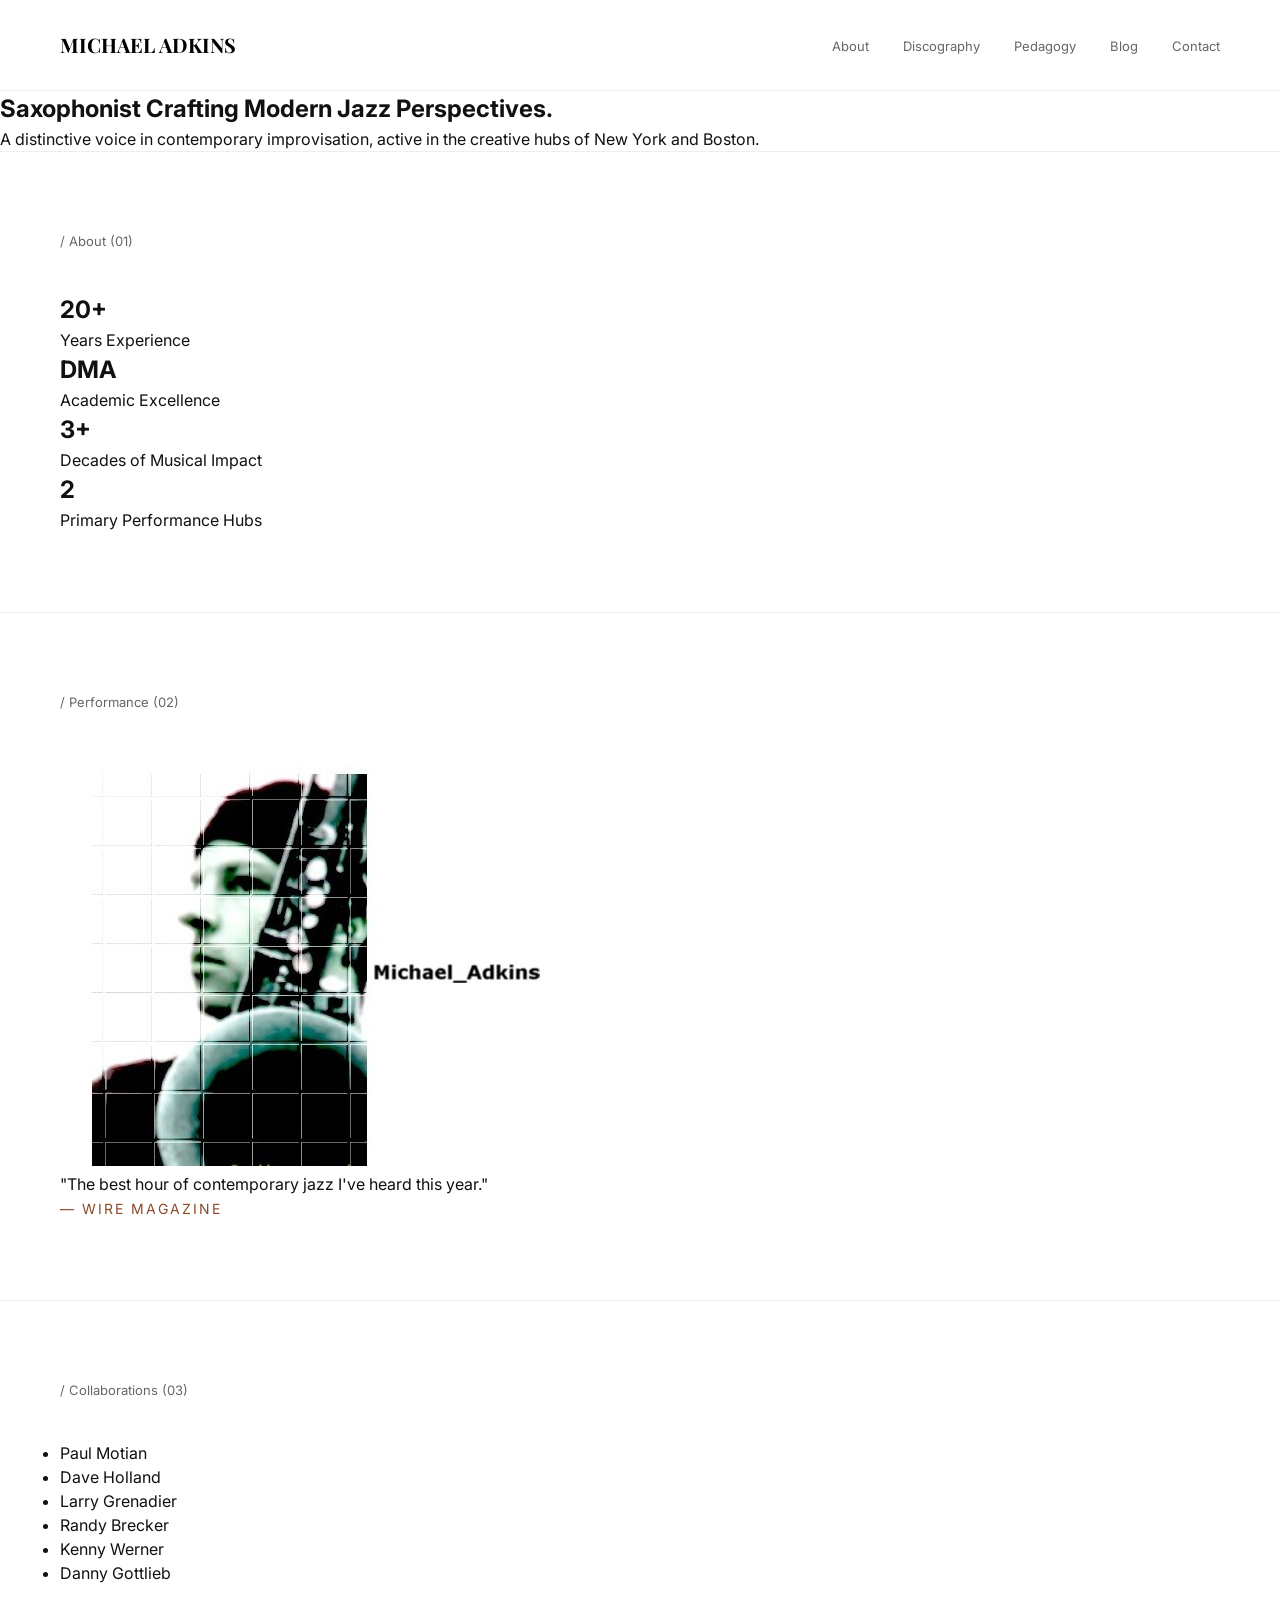
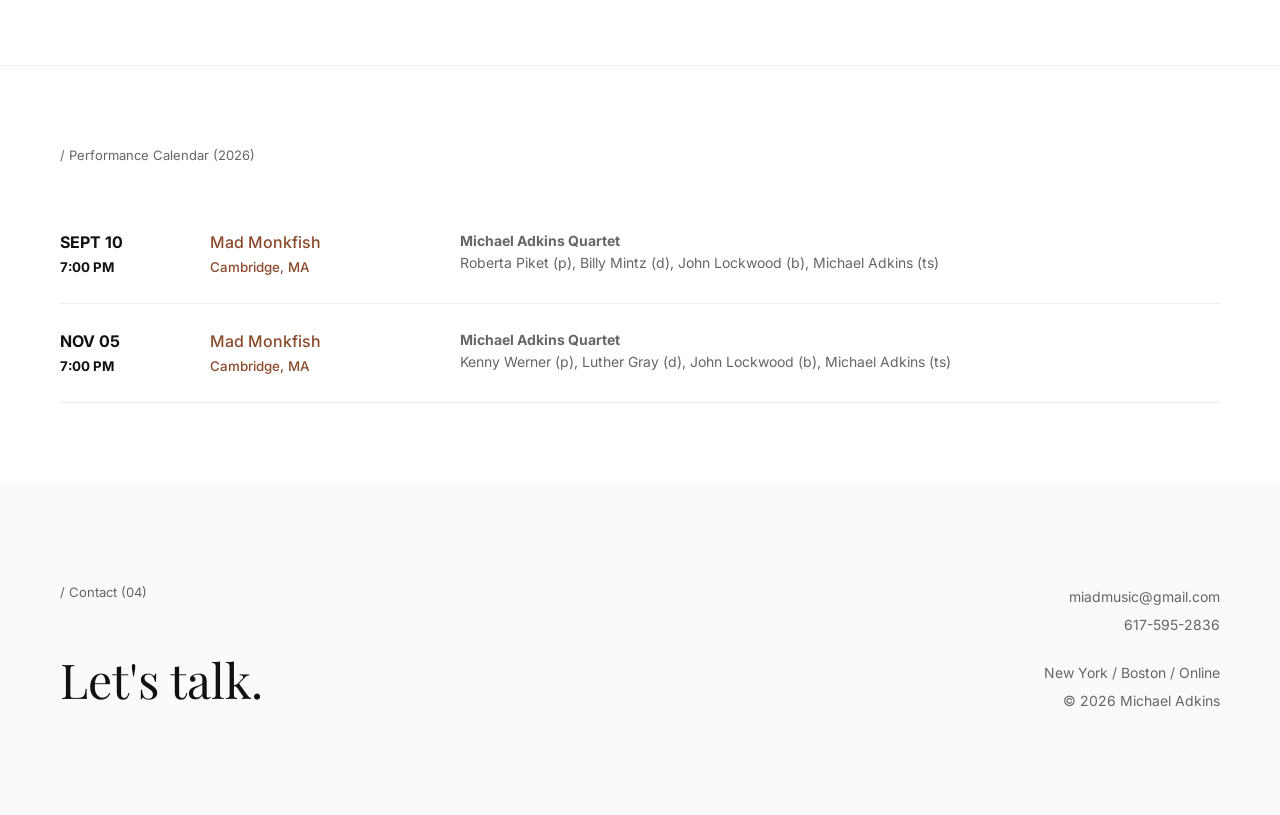
<file: index.html>
<!DOCTYPE html>
<html lang="en">
<head>
<meta charset="UTF-8">
<meta name="viewport" content="width=device-width, initial-scale=1.0">
<title>Michael Adkins | Professional Saxophonist</title>
<style>
  @import url('https://fonts.googleapis.com/css2?family=Inter:wght@300;400;500;700&family=Playfair+Display:ital,wght@0,700;1,400;1,700&display=swap');

  :root {
    --bg: #ffffff;
    --text-primary: #111111;
    --text-secondary: #666666;
    --accent: #8B4A2A;
    --border: #eeeeee;
  }

  * { box-sizing: border-box; margin: 0; padding: 0; }

  body {
    background-color: var(--bg);
    color: var(--text-primary);
    font-family: 'Inter', sans-serif;
    line-height: 1.5;
    -webkit-font-smoothing: antialiased;
  }

  /* NAVIGATION */
  nav {
    padding: 30px 60px;
    display: flex;
    justify-content: space-between;
    align-items: center;
    border-bottom: 1px solid var(--border);
  }

  .nav-logo { font-family: 'Playfair Display', serif; font-weight: 700; font-size: 20px; }
  .nav-links a { color: var(--text-secondary); text-decoration: none; margin-left: 30px; font-size: 13px; }
.nav-logo { 
  font-family: 'Playfair Display', serif; 
  font-weight: 700; 
  font-size: 20px; 
  text-decoration: none !important; /* This removes the underline */
  color: black;
}

/* This ensures it stays clean even after being clicked */
.nav-logo:visited, .nav-logo:hover, .nav-logo:active {
  text-decoration: none !important;
  color: black;
}
  /* HERO */
  .about-hero {
    padding: 100px 60px;
    max-width: 1100px;
  }

  .about-hero h1 {
    font-family: 'Playfair Display', serif;
    font-size: clamp(48px, 8vw, 80px);
    line-height: 1.1;
    margin-bottom: 30px;
  }

  /* SECTION WRAPPER */
  .container { padding: 80px 60px; border-top: 1px solid var(--border); }
  .section-label { font-size: 13px; color: var(--text-secondary); margin-bottom: 40px; display: flex; gap: 10px; }

  /* APPROACH (01) */
  .grid-two-col {
    display: grid;
    grid-template-columns: 1fr 1fr;
    gap: 80px;
    align-items: start;
  }

  .bio-text { font-size: 20px; font-weight: 300; color: var(--text-secondary); }
  .bio-text b { color: var(--text-primary); font-weight: 500; }

  /* DISCOGRAPHY (02) */
  .disco-list { list-style: none; }
  .disco-item {
    display: grid;
    grid-template-columns: 1.5fr 1fr 1fr;
    padding: 25px 0;
    border-bottom: 1px solid var(--border);
    font-size: 14px;
    align-items: center;
  }
  .disco-item:first-child { border-top: 1px solid var(--border); }
  .disco-item .title { font-family: 'Playfair Display', serif; font-size: 22px; color: var(--text-primary); }
  .disco-item .label { color: var(--accent); font-weight: 500; }

  /* ACHIEVEMENTS (03) */
  .awards-grid {
    display: grid;
    grid-template-columns: repeat(auto-fit, minmax(300px, 1fr));
    gap: 40px;
  }
  .award-entry { font-size: 15px; }
  .award-entry b { display: block; font-size: 18px; margin-bottom: 5px; }

  /* STORY (04) */
  .press-feature {
    font-family: 'Playfair Display', serif;
    font-size: clamp(28px, 4vw, 42px);
    font-style: italic;
    line-height: 1.3;
    max-width: 900px;
  }

  /* FOOTER */
  .footer {
    padding: 100px 60px;
    background: #fafafa;
    display: flex;
    justify-content: space-between;
  }

  .footer-cta { font-family: 'Playfair Display', serif; font-size: 48px; text-decoration: none; color: var(--text-primary); }
  .footer-details { text-align: right; color: var(--text-secondary); font-size: 14px; line-height: 2; }

  @media (max-width: 850px) {
    nav, .container, .footer { padding: 40px 30px; }
    .grid-two-col, .disco-item { grid-template-columns: 1fr; gap: 20px; }
  }
</style>

</head>
<body>

<nav>
  <a href="index.html" class="nav-logo">MICHAEL ADKINS</a>
  <div class="nav-links">
    <a href="about.html">About</a>
    <a href="discography.html">Discography</a>
    <a href="pedagogy.html">Pedagogy</a>
    <a href="blog.html">Blog</a>
    <a href="contact.html">Contact</a>
  </div>
</nav>

<section class="hero">
  <h1>Saxophonist Crafting Modern Jazz Perspectives.</h1>
  <p>A distinctive voice in contemporary improvisation, active in the creative hubs of New York and Boston.</p>
</section>

<div class="container">
  <div class="section-label">/ About (01)</div>
  <div class="metrics-grid">
    <div class="metric-item"><h2>20+</h2><p>Years Experience</p></div>
    <div class="metric-item"><h2>DMA</h2><p>Academic Excellence</p></div>
    <div class="metric-item"><h2>3+</h2><p>Decades of Musical Impact</p></div>
    <div class="metric-item"><h2>2</h2><p>Primary Performance Hubs</p></div>
  </div>
</div>

<div class="container">
  <div class="section-label">/ Performance (02)</div>
  <div class="work-grid">
    <div class="work-img">
      <img src="Mi-Crop-untitled1.jpg" alt="Michael Adkins">
    </div>
    <div class="quote-box">
      "The best hour of contemporary jazz I've heard this year."<br>
      <span style="font-size: 14px; font-family: 'Inter'; font-style: normal; color: var(--accent); letter-spacing: 2px;">— WIRE MAGAZINE</span>
    </div>
  </div>
</div>

<div class="container">
  <div class="section-label">/ Collaborations (03)</div>
  <div class="metrics-grid">
    <ul class="col-list">
      <li>Paul Motian</li>
      <li>Dave Holland</li>
      <li>Larry Grenadier</li>
    </ul>
    <ul class="col-list">
      <li>Randy Brecker</li>
      <li>Kenny Werner</li>
      <li>Danny Gottlieb</li>
    </ul>
  </div>
</div>
<section class="container">
  <span class="section-label">/ Performance Calendar (2026)</span>
  <style>
    .date-table { width: 100%; border-collapse: collapse; margin-top: 20px; }
    .date-row { border-bottom: 1px solid var(--border); transition: 0.3s; }
    .date-row:hover { background: #fafafa; }
    .date-cell { padding: 25px 0; vertical-align: top; }
    .date-val { font-weight: 700; width: 150px; }
    .venue-val { width: 250px; color: var(--accent); font-weight: 500; }
    .personnel-val { color: var(--text-secondary); font-size: 14px; line-height: 1.6; }
  </style>

  <table class="date-table">
    <tr class="date-row">
      <td class="date-cell date-val">SEPT 10 <br><small>7:00 PM</small></td>
      <td class="date-cell venue-val">Mad Monkfish <br><small>Cambridge, MA</small></td>
      <td class="date-cell personnel-val">
        <strong>Michael Adkins Quartet</strong><br>
        Roberta Piket (p), Billy Mintz (d), John Lockwood (b), Michael Adkins (ts)
      </td>
    </tr>

    <tr class="date-row">
      <td class="date-cell date-val">NOV 05 <br><small>7:00 PM</small></td>
      <td class="date-cell venue-val">Mad Monkfish <br><small>Cambridge, MA</small></td>
      <td class="date-cell personnel-val">
        <strong>Michael Adkins Quartet</strong><br>
        Kenny Werner (p), Luther Gray (d), John Lockwood (b), Michael Adkins (ts)
      </td>
    </tr>
  </table>
</section>
<footer class="footer">
  <div>
    <div class="section-label">/ Contact (04)</div>
    <a href="mailto:miadmusic@gmail.com" class="footer-cta">Let's talk.</a>
  </div>
  <div class="footer-details">
    <p>miadmusic@gmail.com</p>
    <p>617-595-2836</p>
    <p style="margin-top:20px;">New York / Boston / Online</p>
    <p>&copy; 2026 Michael Adkins</p>
  </div>
</footer>

</body>
</html>
</file>
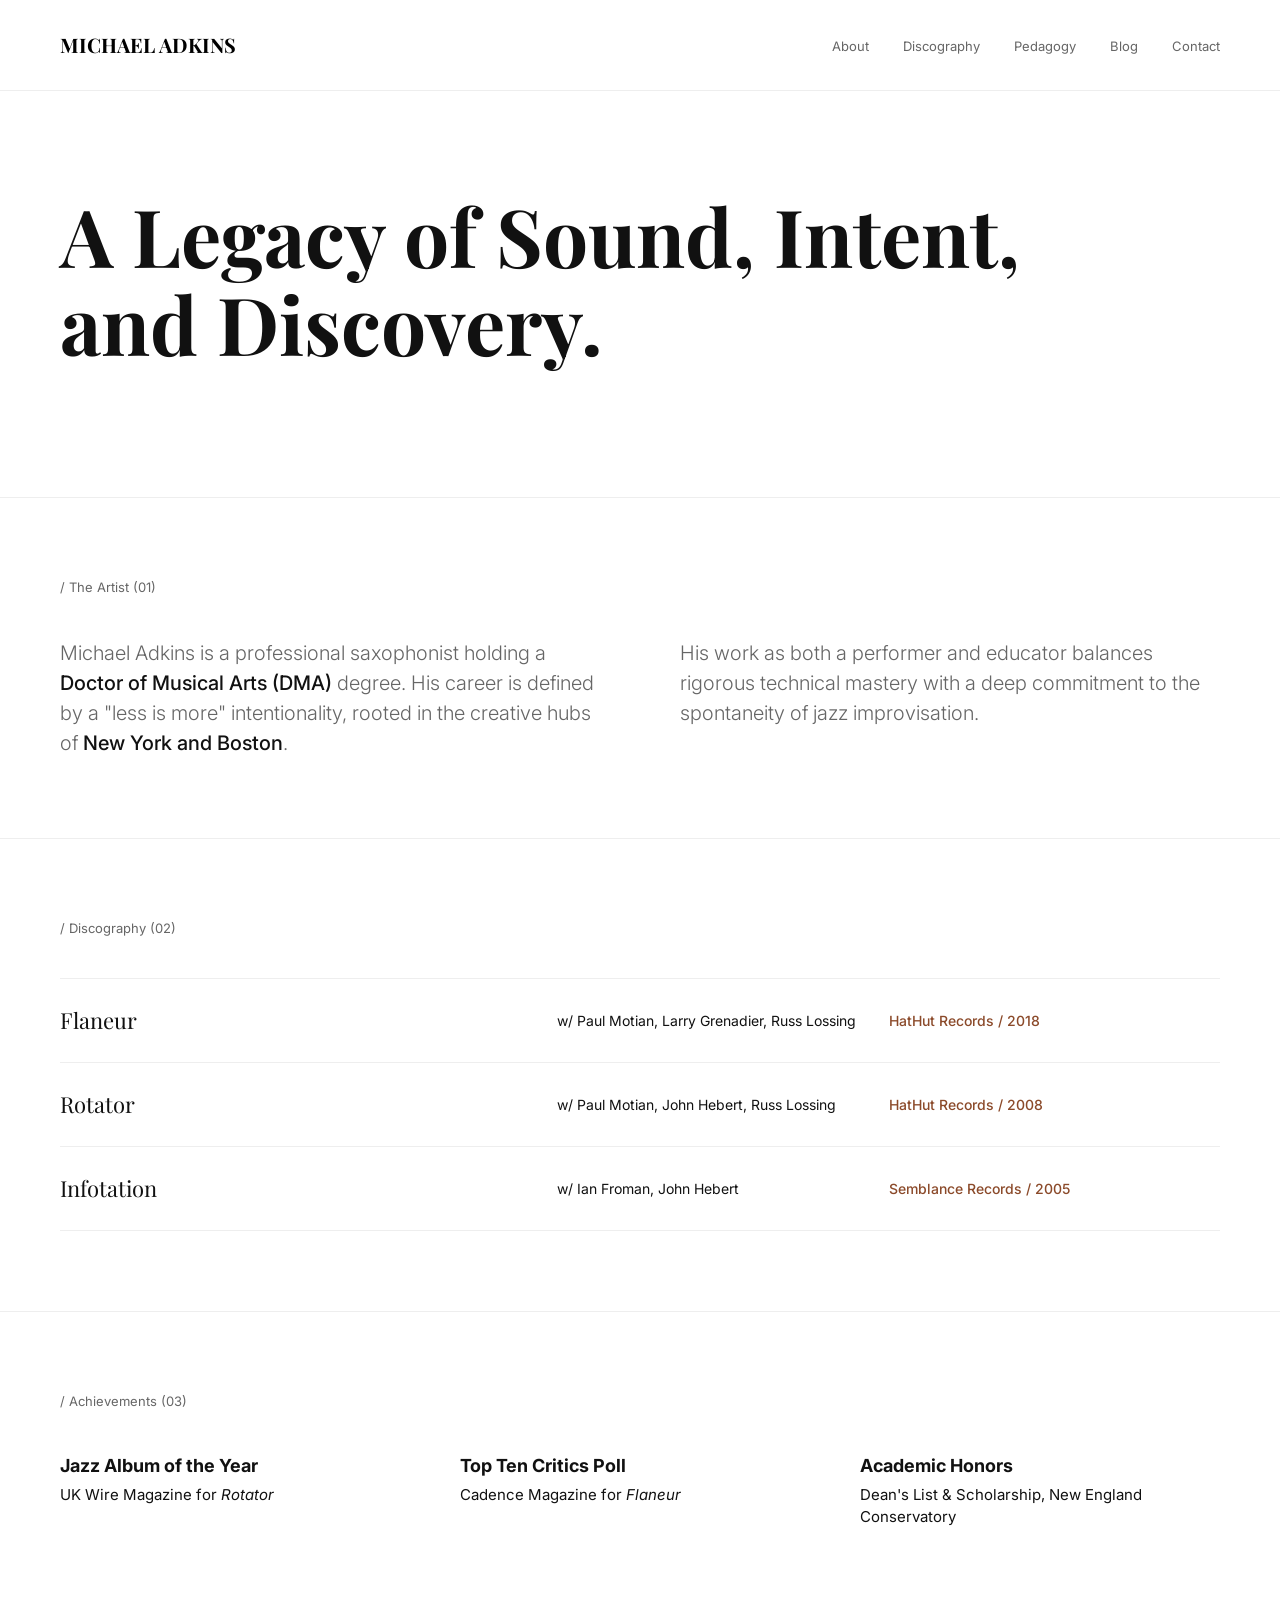
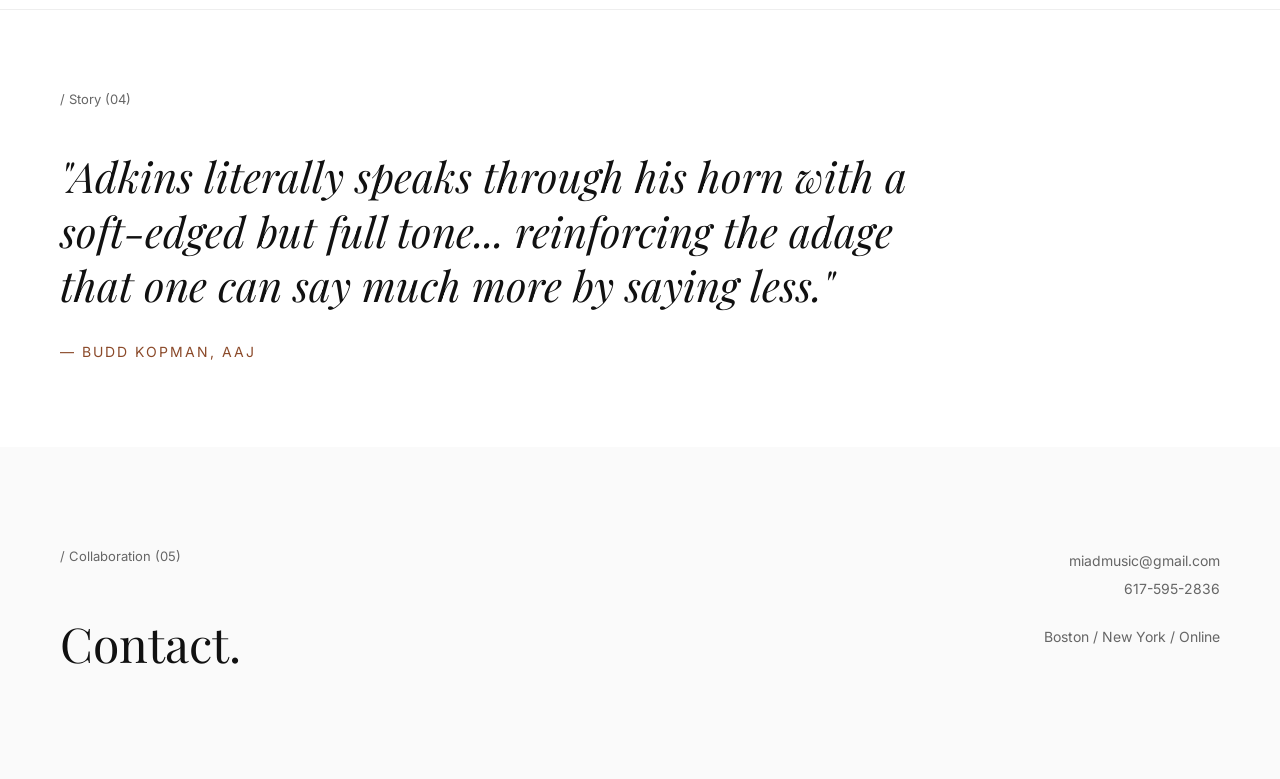
<file: about.html>
<!DOCTYPE html>
<html lang="en">
<head>
<meta charset="UTF-8">
<meta name="viewport" content="width=device-width, initial-scale=1.0">
<title>About | Michael Adkins</title>
<style>
  @import url('https://fonts.googleapis.com/css2?family=Inter:wght@300;400;500;700&family=Playfair+Display:ital,wght@0,700;1,400;1,700&display=swap');

  :root {
    --bg: #ffffff;
    --text-primary: #111111;
    --text-secondary: #666666;
    --accent: #8B4A2A;
    --border: #eeeeee;
  }

  * { box-sizing: border-box; margin: 0; padding: 0; }

  body {
    background-color: var(--bg);
    color: var(--text-primary);
    font-family: 'Inter', sans-serif;
    line-height: 1.5;
    -webkit-font-smoothing: antialiased;
  }

  /* NAVIGATION */
  nav {
    padding: 30px 60px;
    display: flex;
    justify-content: space-between;
    align-items: center;
    border-bottom: 1px solid var(--border);
  }

  .nav-logo { font-family: 'Playfair Display', serif; font-weight: 700; font-size: 20px; }
  .nav-links a { color: var(--text-secondary); text-decoration: none; margin-left: 30px; font-size: 13px; }
.nav-logo { 
  font-family: 'Playfair Display', serif; 
  font-weight: 700; 
  font-size: 20px; 
  text-decoration: none !important; /* This removes the underline */
  color: black;
}

/* This ensures it stays clean even after being clicked */
.nav-logo:visited, .nav-logo:hover, .nav-logo:active {
  text-decoration: none !important;
  color: black;
}
  /* HERO */
  .about-hero {
    padding: 100px 60px;
    max-width: 1100px;
  }

  .about-hero h1 {
    font-family: 'Playfair Display', serif;
    font-size: clamp(48px, 8vw, 80px);
    line-height: 1.1;
    margin-bottom: 30px;
  }

  /* SECTION WRAPPER */
  .container { padding: 80px 60px; border-top: 1px solid var(--border); }
  .section-label { font-size: 13px; color: var(--text-secondary); margin-bottom: 40px; display: flex; gap: 10px; }

  /* APPROACH (01) */
  .grid-two-col {
    display: grid;
    grid-template-columns: 1fr 1fr;
    gap: 80px;
    align-items: start;
  }

  .bio-text { font-size: 20px; font-weight: 300; color: var(--text-secondary); }
  .bio-text b { color: var(--text-primary); font-weight: 500; }

  /* DISCOGRAPHY (02) */
  .disco-list { list-style: none; }
  .disco-item {
    display: grid;
    grid-template-columns: 1.5fr 1fr 1fr;
    padding: 25px 0;
    border-bottom: 1px solid var(--border);
    font-size: 14px;
    align-items: center;
  }
  .disco-item:first-child { border-top: 1px solid var(--border); }
  .disco-item .title { font-family: 'Playfair Display', serif; font-size: 22px; color: var(--text-primary); }
  .disco-item .label { color: var(--accent); font-weight: 500; }

  /* ACHIEVEMENTS (03) */
  .awards-grid {
    display: grid;
    grid-template-columns: repeat(auto-fit, minmax(300px, 1fr));
    gap: 40px;
  }
  .award-entry { font-size: 15px; }
  .award-entry b { display: block; font-size: 18px; margin-bottom: 5px; }

  /* STORY (04) */
  .press-feature {
    font-family: 'Playfair Display', serif;
    font-size: clamp(28px, 4vw, 42px);
    font-style: italic;
    line-height: 1.3;
    max-width: 900px;
  }

  /* FOOTER */
  .footer {
    padding: 100px 60px;
    background: #fafafa;
    display: flex;
    justify-content: space-between;
  }

  .footer-cta { font-family: 'Playfair Display', serif; font-size: 48px; text-decoration: none; color: var(--text-primary); }
  .footer-details { text-align: right; color: var(--text-secondary); font-size: 14px; line-height: 2; }

  @media (max-width: 850px) {
    nav, .container, .footer { padding: 40px 30px; }
    .grid-two-col, .disco-item { grid-template-columns: 1fr; gap: 20px; }
  }
</style>

</head>
<body>

<nav>
  <a href="index.html" class="nav-logo">MICHAEL ADKINS</a>
  <div class="nav-links">
    <a href="about.html">About</a>
    <a href="discography.html">Discography</a>
    <a href="pedagogy.html">Pedagogy</a>
    <a href="blog.html">Blog</a>
    <a href="contact.html">Contact</a>
  </div>
</nav>

<section class="about-hero">
  <h1>A Legacy of Sound, Intent, and Discovery.</h1>
</section>

<div class="container">
  <div class="section-label">/ The Artist (01)</div>
  <div class="grid-two-col">
    <p class="bio-text">
      Michael Adkins is a professional saxophonist holding a <b>Doctor of Musical Arts (DMA)</b> degree. His career is defined by a "less is more" intentionality, rooted in the creative hubs of <b>New York and Boston</b>.
    </p>
    <p class="bio-text">
      His work as both a performer and educator balances rigorous technical mastery with a deep commitment to the spontaneity of jazz improvisation.
    </p>
  </div>
</div>

<div class="container">
  <div class="section-label">/ Discography (02)</div>
  <div class="disco-list">
    <div class="disco-item">
      <div class="title">Flaneur</div>
      <div>w/ Paul Motian, Larry Grenadier, Russ Lossing</div>
      <div class="label">HatHut Records / 2018</div>
    </div>
    <div class="disco-item">
      <div class="title">Rotator</div>
      <div>w/ Paul Motian, John Hebert, Russ Lossing</div>
      <div class="label">HatHut Records / 2008</div>
    </div>
    <div class="disco-item">
      <div class="title">Infotation</div>
      <div>w/ Ian Froman, John Hebert</div>
      <div class="label">Semblance Records / 2005</div>
    </div>
  </div>
</div>

<div class="container">
  <div class="section-label">/ Achievements (03)</div>
  <div class="awards-grid">
    <div class="award-entry">
      <b>Jazz Album of the Year</b>
      UK Wire Magazine for <i>Rotator</i>
    </div>
    <div class="award-entry">
      <b>Top Ten Critics Poll</b>
      Cadence Magazine for <i>Flaneur</i>
    </div>
    <div class="award-entry">
      <b>Academic Honors</b>
      Dean's List & Scholarship, New England Conservatory
    </div>
  </div>
</div>

<div class="container">
  <div class="section-label">/ Story (04)</div>
  <div class="press-feature">
    "Adkins literally speaks through his horn with a soft-edged but full tone... reinforcing the adage that one can say much more by saying less."
    <br>
    <span style="font-size: 14px; font-family: 'Inter'; font-style: normal; color: var(--accent); letter-spacing: 2px; text-transform: uppercase;">— BUDD KOPMAN, AAJ</span>
  </div>
</div>

<footer class="footer">
  <div>
    <div class="section-label">/ Collaboration (05)</div>
    <a href="mailto:miadmusic@gmail.com" class="footer-cta">Contact.</a>
  </div>
  <div class="footer-details">
    <p>miadmusic@gmail.com</p>
    <p>617-595-2836</p>
    <p style="margin-top:20px;">Boston / New York / Online</p>
  </div>
</footer>

</body>
</html>
</file>
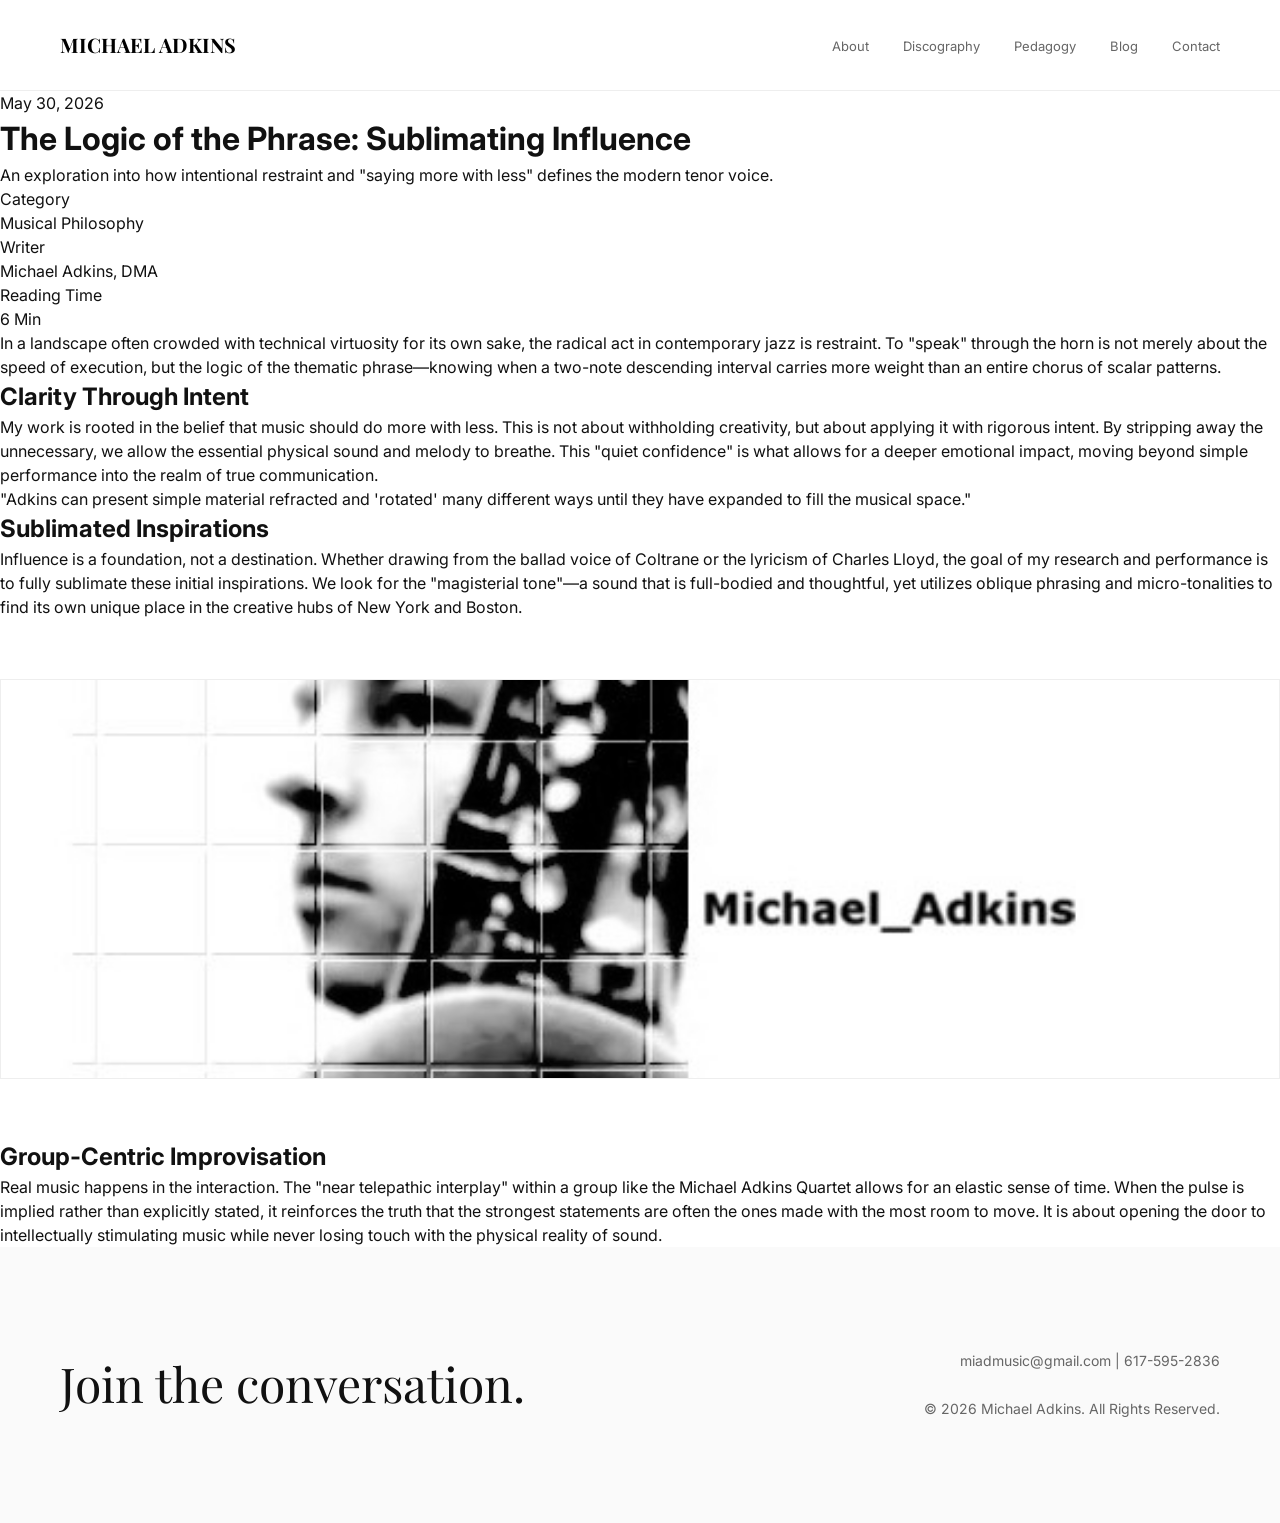
<file: blog.html>
<!DOCTYPE html>
<html lang="en">
<head>
<meta charset="UTF-8">
<meta name="viewport" content="width=device-width, initial-scale=1.0">
<title>The Logic of the Phrase | Michael Adkins</title>
<style>
  @import url('https://fonts.googleapis.com/css2?family=Inter:wght@300;400;500;700&family=Playfair+Display:ital,wght@0,700;1,400;1,700&display=swap');

  :root {
    --bg: #ffffff;
    --text-primary: #111111;
    --text-secondary: #666666;
    --accent: #8B4A2A;
    --border: #eeeeee;
  }

  * { box-sizing: border-box; margin: 0; padding: 0; }

  body {
    background-color: var(--bg);
    color: var(--text-primary);
    font-family: 'Inter', sans-serif;
    line-height: 1.5;
    -webkit-font-smoothing: antialiased;
  }

  /* NAVIGATION */
  nav {
    padding: 30px 60px;
    display: flex;
    justify-content: space-between;
    align-items: center;
    border-bottom: 1px solid var(--border);
  }

  .nav-logo { font-family: 'Playfair Display', serif; font-weight: 700; font-size: 20px; }
  .nav-links a { color: var(--text-secondary); text-decoration: none; margin-left: 30px; font-size: 13px; }
.nav-logo { 
  font-family: 'Playfair Display', serif; 
  font-weight: 700; 
  font-size: 20px; 
  text-decoration: none !important; /* This removes the underline */
  color: black;
}

/* This ensures it stays clean even after being clicked */
.nav-logo:visited, .nav-logo:hover, .nav-logo:active {
  text-decoration: none !important;
  color: black;
}
  /* HERO */
  .about-hero {
    padding: 100px 60px;
    max-width: 1100px;
  }

  .about-hero h1 {
    font-family: 'Playfair Display', serif;
    font-size: clamp(48px, 8vw, 80px);
    line-height: 1.1;
    margin-bottom: 30px;
  }

  /* SECTION WRAPPER */
  .container { padding: 80px 60px; border-top: 1px solid var(--border); }
  .section-label { font-size: 13px; color: var(--text-secondary); margin-bottom: 40px; display: flex; gap: 10px; }

  /* APPROACH (01) */
  .grid-two-col {
    display: grid;
    grid-template-columns: 1fr 1fr;
    gap: 80px;
    align-items: start;
  }

  .bio-text { font-size: 20px; font-weight: 300; color: var(--text-secondary); }
  .bio-text b { color: var(--text-primary); font-weight: 500; }

  /* DISCOGRAPHY (02) */
  .disco-list { list-style: none; }
  .disco-item {
    display: grid;
    grid-template-columns: 1.5fr 1fr 1fr;
    padding: 25px 0;
    border-bottom: 1px solid var(--border);
    font-size: 14px;
    align-items: center;
  }
  .disco-item:first-child { border-top: 1px solid var(--border); }
  .disco-item .title { font-family: 'Playfair Display', serif; font-size: 22px; color: var(--text-primary); }
  .disco-item .label { color: var(--accent); font-weight: 500; }

  /* ACHIEVEMENTS (03) */
  .awards-grid {
    display: grid;
    grid-template-columns: repeat(auto-fit, minmax(300px, 1fr));
    gap: 40px;
  }
  .award-entry { font-size: 15px; }
  .award-entry b { display: block; font-size: 18px; margin-bottom: 5px; }

  /* STORY (04) */
  .press-feature {
    font-family: 'Playfair Display', serif;
    font-size: clamp(28px, 4vw, 42px);
    font-style: italic;
    line-height: 1.3;
    max-width: 900px;
  }

  /* FOOTER */
  .footer {
    padding: 100px 60px;
    background: #fafafa;
    display: flex;
    justify-content: space-between;
  }

  .footer-cta { font-family: 'Playfair Display', serif; font-size: 48px; text-decoration: none; color: var(--text-primary); }
  .footer-details { text-align: right; color: var(--text-secondary); font-size: 14px; line-height: 2; }

  @media (max-width: 850px) {
    nav, .container, .footer { padding: 40px 30px; }
    .grid-two-col, .disco-item { grid-template-columns: 1fr; gap: 20px; }
  }
</style>

</head>
<body>

<nav>
  <a href="index.html" class="nav-logo">MICHAEL ADKINS</a>
  <div class="nav-links">
    <a href="about.html">About</a>
    <a href="discography.html">Discography</a>
    <a href="pedagogy.html">Pedagogy</a>
    <a href="blog.html">Blog</a>
    <a href="contact.html">Contact</a>
  </div>
</nav>

<header class="blog-header">
  <span class="article-date">May 30, 2026</span>
  <h1>The Logic of the Phrase: Sublimating Influence</h1>
  <p class="article-sub">An exploration into how intentional restraint and "saying more with less" defines the modern tenor voice.</p>
</header>

<div class="article-meta">
  <div class="meta-item"><span>Category</span><p>Musical Philosophy</p></div>
  <div class="meta-item"><span>Writer</span><p>Michael Adkins, DMA</p></div>
  <div class="meta-item"><span>Reading Time</span><p>6 Min</p></div>
</div>

<article class="content">
  <p>
    In a landscape often crowded with technical virtuosity for its own sake, the radical act in contemporary jazz is restraint. To "speak" through the horn is not merely about the speed of execution, but the logic of the thematic phrase—knowing when a two-note descending interval carries more weight than an entire chorus of scalar patterns.
  </p>

  <h2>Clarity Through Intent</h2>
  <p>
    My work is rooted in the belief that music should do more with less. This is not about withholding creativity, but about applying it with rigorous intent. By stripping away the unnecessary, we allow the essential physical sound and melody to breathe. This "quiet confidence" is what allows for a deeper emotional impact, moving beyond simple performance into the realm of true communication.
  </p>

  <blockquote>
    "Adkins can present simple material refracted and 'rotated' many different ways until they have expanded to fill the musical space."
  </blockquote>

  <h2>Sublimated Inspirations</h2>
  <p>
    Influence is a foundation, not a destination. Whether drawing from the ballad voice of Coltrane or the lyricism of Charles Lloyd, the goal of my research and performance is to fully sublimate these initial inspirations. We look for the "magisterial tone"—a sound that is full-bodied and thoughtful, yet utilizes oblique phrasing and micro-tonalities to find its own unique place in the creative hubs of New York and Boston.
  </p>

  <div style="margin: 60px 0; height: 400px; border: 1px solid var(--border); overflow: hidden;">
    <img src="Mi-Crop-untitled1.jpg" alt="Artistic Process" style="width: 100%; height: 100%; object-fit: cover; filter: grayscale(100%);">
  </div>

  <h2>Group-Centric Improvisation</h2>
  <p>
    Real music happens in the interaction. The "near telepathic interplay" within a group like the Michael Adkins Quartet allows for an elastic sense of time. When the pulse is implied rather than explicitly stated, it reinforces the truth that the strongest statements are often the ones made with the most room to move. It is about opening the door to intellectually stimulating music while never losing touch with the physical reality of sound.
  </p>
</article>

<footer class="footer">
  <a href="mailto:miadmusic@gmail.com" class="footer-cta">Join the conversation.</a>
  <div class="footer-details">
    <p>miadmusic@gmail.com | 617-595-2836</p>
    <p style="margin-top:20px;">© 2026 Michael Adkins. All Rights Reserved.</p>
  </div>
</footer>

</body>
</html>
</file>
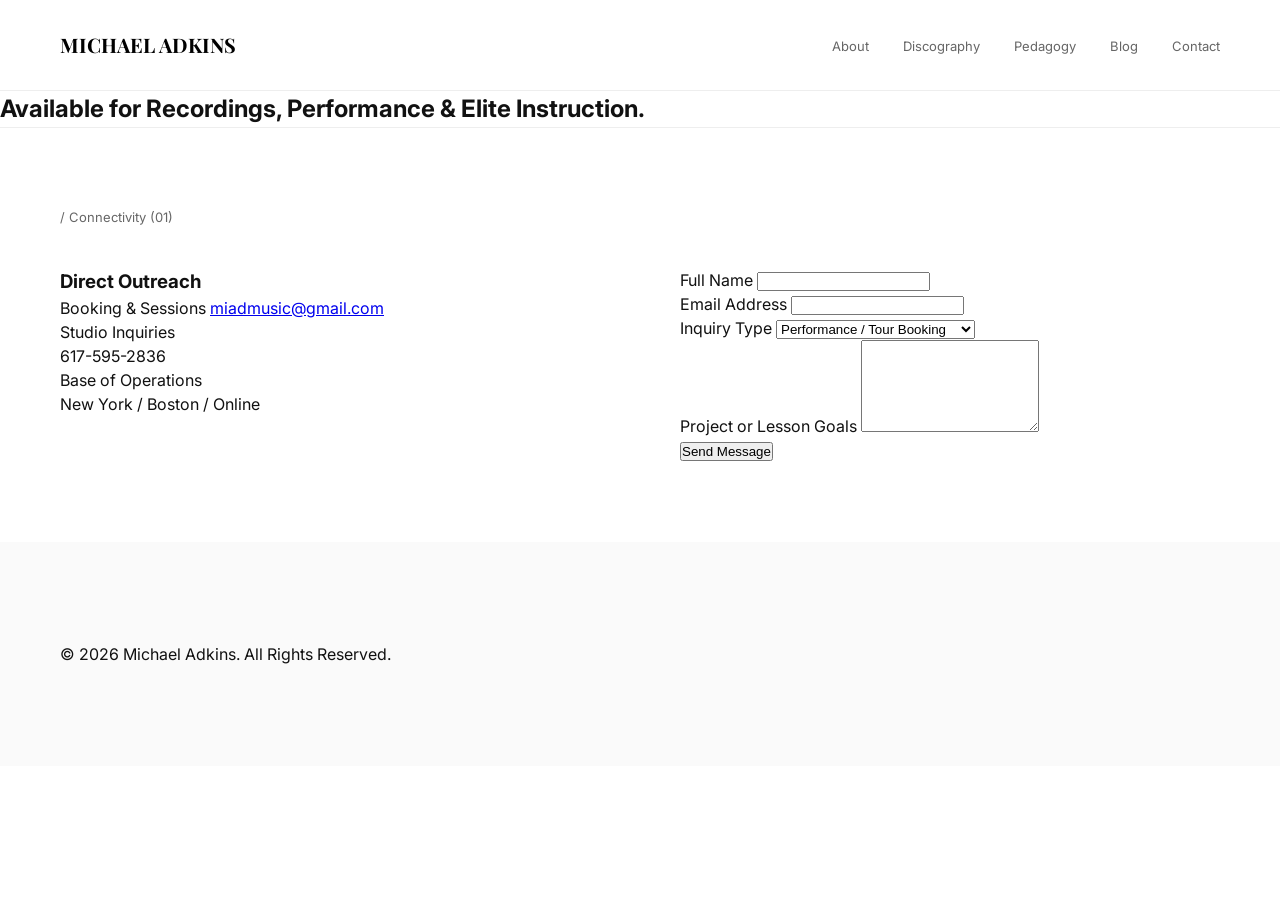
<file: contact.html>
<!DOCTYPE html>
<html lang="en">
<head>
<meta charset="UTF-8">
<meta name="viewport" content="width=device-width, initial-scale=1.0">
<title>Contact | Michael Adkins</title>
<style>
  @import url('https://fonts.googleapis.com/css2?family=Inter:wght@300;400;500;700&family=Playfair+Display:ital,wght@0,700;1,400;1,700&display=swap');

  :root {
    --bg: #ffffff;
    --text-primary: #111111;
    --text-secondary: #666666;
    --accent: #8B4A2A;
    --border: #eeeeee;
  }

  * { box-sizing: border-box; margin: 0; padding: 0; }

  body {
    background-color: var(--bg);
    color: var(--text-primary);
    font-family: 'Inter', sans-serif;
    line-height: 1.5;
    -webkit-font-smoothing: antialiased;
  }

  /* NAVIGATION */
  nav {
    padding: 30px 60px;
    display: flex;
    justify-content: space-between;
    align-items: center;
    border-bottom: 1px solid var(--border);
  }

  .nav-logo { font-family: 'Playfair Display', serif; font-weight: 700; font-size: 20px; }
  .nav-links a { color: var(--text-secondary); text-decoration: none; margin-left: 30px; font-size: 13px; }
.nav-logo { 
  font-family: 'Playfair Display', serif; 
  font-weight: 700; 
  font-size: 20px; 
  text-decoration: none !important; /* This removes the underline */
  color: black;
}

/* This ensures it stays clean even after being clicked */
.nav-logo:visited, .nav-logo:hover, .nav-logo:active {
  text-decoration: none !important;
  color: black;
}
  /* HERO */
  .about-hero {
    padding: 100px 60px;
    max-width: 1100px;
  }

  .about-hero h1 {
    font-family: 'Playfair Display', serif;
    font-size: clamp(48px, 8vw, 80px);
    line-height: 1.1;
    margin-bottom: 30px;
  }

  /* SECTION WRAPPER */
  .container { padding: 80px 60px; border-top: 1px solid var(--border); }
  .section-label { font-size: 13px; color: var(--text-secondary); margin-bottom: 40px; display: flex; gap: 10px; }

  /* APPROACH (01) */
  .grid-two-col {
    display: grid;
    grid-template-columns: 1fr 1fr;
    gap: 80px;
    align-items: start;
  }

  .bio-text { font-size: 20px; font-weight: 300; color: var(--text-secondary); }
  .bio-text b { color: var(--text-primary); font-weight: 500; }

  /* DISCOGRAPHY (02) */
  .disco-list { list-style: none; }
  .disco-item {
    display: grid;
    grid-template-columns: 1.5fr 1fr 1fr;
    padding: 25px 0;
    border-bottom: 1px solid var(--border);
    font-size: 14px;
    align-items: center;
  }
  .disco-item:first-child { border-top: 1px solid var(--border); }
  .disco-item .title { font-family: 'Playfair Display', serif; font-size: 22px; color: var(--text-primary); }
  .disco-item .label { color: var(--accent); font-weight: 500; }

  /* ACHIEVEMENTS (03) */
  .awards-grid {
    display: grid;
    grid-template-columns: repeat(auto-fit, minmax(300px, 1fr));
    gap: 40px;
  }
  .award-entry { font-size: 15px; }
  .award-entry b { display: block; font-size: 18px; margin-bottom: 5px; }

  /* STORY (04) */
  .press-feature {
    font-family: 'Playfair Display', serif;
    font-size: clamp(28px, 4vw, 42px);
    font-style: italic;
    line-height: 1.3;
    max-width: 900px;
  }

  /* FOOTER */
  .footer {
    padding: 100px 60px;
    background: #fafafa;
    display: flex;
    justify-content: space-between;
  }

  .footer-cta { font-family: 'Playfair Display', serif; font-size: 48px; text-decoration: none; color: var(--text-primary); }
  .footer-details { text-align: right; color: var(--text-secondary); font-size: 14px; line-height: 2; }

  @media (max-width: 850px) {
    nav, .container, .footer { padding: 40px 30px; }
    .grid-two-col, .disco-item { grid-template-columns: 1fr; gap: 20px; }
  }
</style>

</head>
<body>

<nav>
  <a href="index.html" class="nav-logo">MICHAEL ADKINS</a>
  <div class="nav-links">
    <a href="about.html">About</a>
    <a href="discography.html">Discography</a>
    <a href="pedagogy.html">Pedagogy</a>
    <a href="blog.html">Blog</a>
    <a href="contact.html">Contact</a>
  </div>
</nav>

<section class="contact-hero">
  <h1>Available for Recordings, Performance & Elite Instruction.</h1>
</section>

<div class="container">
  <div class="section-label">/ Connectivity (01)</div>
  <div class="grid-two-col">
    
    <div class="direct-info">
      <h3>Direct Outreach</h3>
      <div class="info-item">
        <span>Booking & Sessions</span>
        <a href="mailto:miadmusic@gmail.com">miadmusic@gmail.com</a>
      </div>
      <div class="info-item">
        <span>Studio Inquiries</span>
        <p>617-595-2836</p>
      </div>
      <div class="info-item">
        <span>Base of Operations</span>
        <p>New York / Boston / Online</p>
      </div>
    </div>

    <div class="form-container">
      <form action="https://formspree.io/f/YOUR_UNIQUE_ID" method="POST">
        <div class="form-group">
          <label>Full Name</label>
          <input type="text" name="name" required>
        </div>
        <div class="form-group">
          <label>Email Address</label>
          <input type="email" name="email" required>
        </div>
        <div class="form-group">
          <label>Inquiry Type</label>
          <select name="type">
            <option>Performance / Tour Booking</option>
            <option>Session / Recording Request</option>
            <option>DMA-Level Private Instruction</option>
            <option>General Inquiry</option>
          </select>
        </div>
        <div class="form-group">
          <label>Project or Lesson Goals</label>
          <textarea name="message" rows="6"></textarea>
        </div>
        <button type="submit" class="submit-btn">Send Message</button>
      </form>
    </div>

  </div>
</div>

<footer class="footer">
  &copy; 2026 Michael Adkins. All Rights Reserved.
</footer>

</body>
</html>
</file>
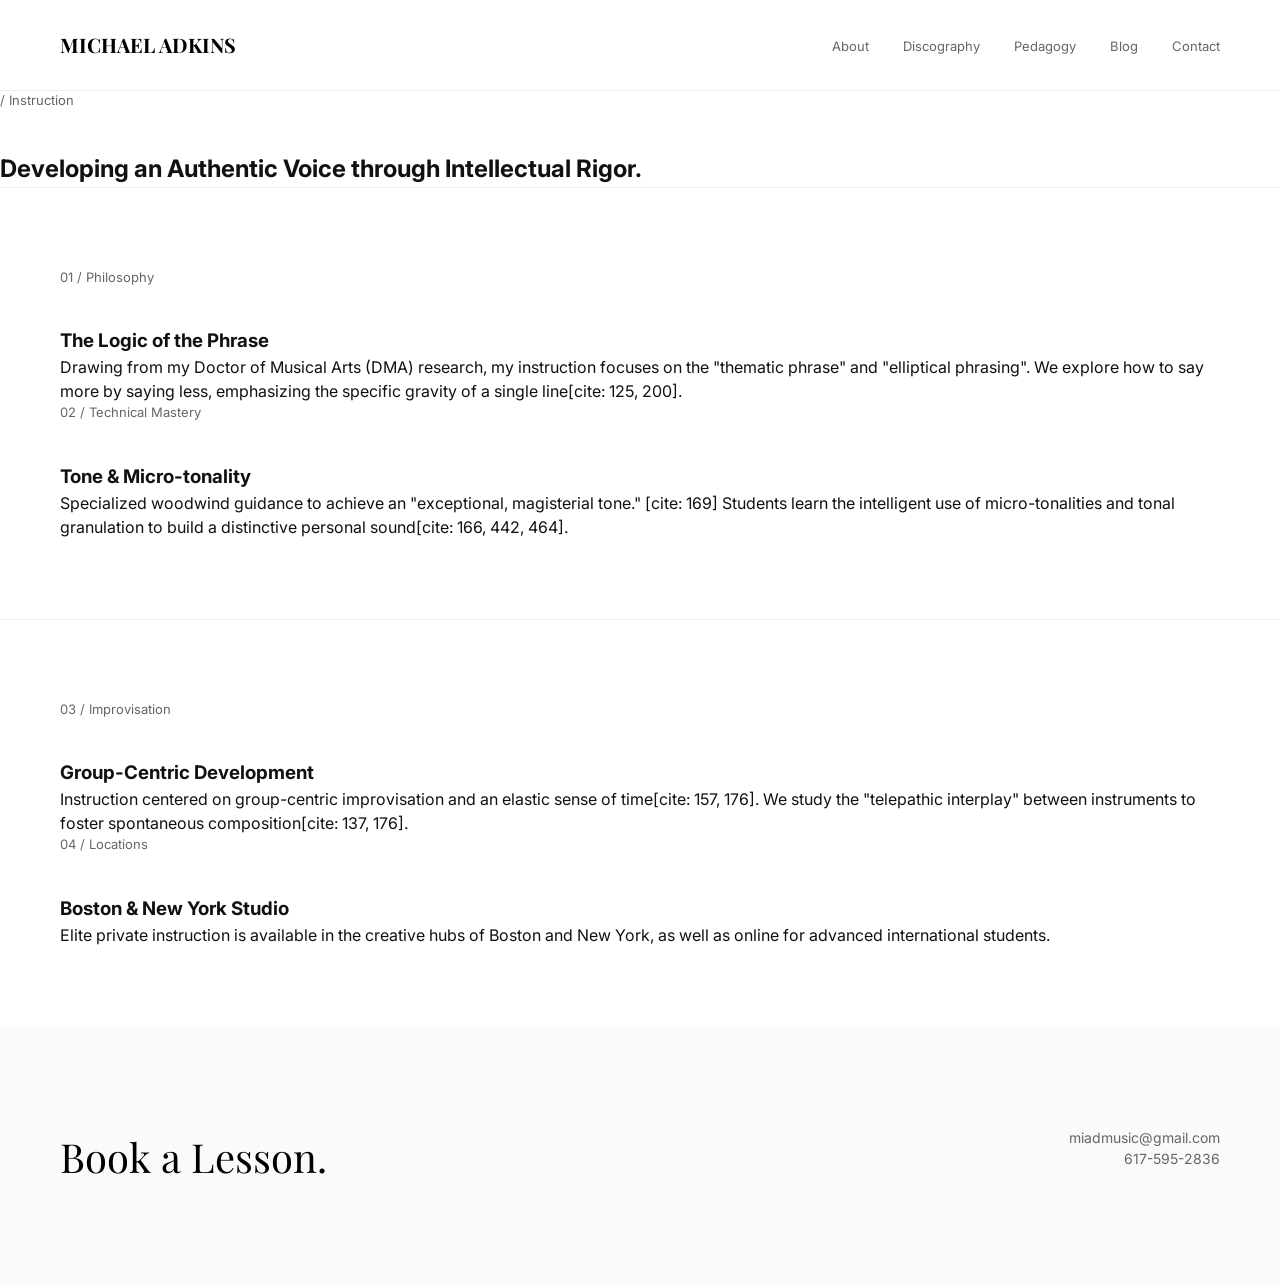
<file: pedagogy.html>
<!DOCTYPE html>
<html lang="en">
<head>
<meta charset="UTF-8">
<meta name="viewport" content="width=device-width, initial-scale=1.0">
<title>Pedagogy | Michael Adkins</title>
<style>
  @import url('https://fonts.googleapis.com/css2?family=Inter:wght@300;400;500;700&family=Playfair+Display:ital,wght@0,700;1,400;1,700&display=swap');

  :root {
    --bg: #ffffff;
    --text-primary: #111111;
    --text-secondary: #666666;
    --accent: #8B4A2A;
    --border: #eeeeee;
  }

  * { box-sizing: border-box; margin: 0; padding: 0; }

  body {
    background-color: var(--bg);
    color: var(--text-primary);
    font-family: 'Inter', sans-serif;
    line-height: 1.5;
    -webkit-font-smoothing: antialiased;
  }

  /* NAVIGATION */
  nav {
    padding: 30px 60px;
    display: flex;
    justify-content: space-between;
    align-items: center;
    border-bottom: 1px solid var(--border);
  }

  .nav-logo { font-family: 'Playfair Display', serif; font-weight: 700; font-size: 20px; }
  .nav-links a { color: var(--text-secondary); text-decoration: none; margin-left: 30px; font-size: 13px; }
.nav-logo { 
  font-family: 'Playfair Display', serif; 
  font-weight: 700; 
  font-size: 20px; 
  text-decoration: none !important; /* This removes the underline */
  color: black;
}

/* This ensures it stays clean even after being clicked */
.nav-logo:visited, .nav-logo:hover, .nav-logo:active {
  text-decoration: none !important;
  color: black;
}
  /* HERO */
  .about-hero {
    padding: 100px 60px;
    max-width: 1100px;
  }

  .about-hero h1 {
    font-family: 'Playfair Display', serif;
    font-size: clamp(48px, 8vw, 80px);
    line-height: 1.1;
    margin-bottom: 30px;
  }

  /* SECTION WRAPPER */
  .container { padding: 80px 60px; border-top: 1px solid var(--border); }
  .section-label { font-size: 13px; color: var(--text-secondary); margin-bottom: 40px; display: flex; gap: 10px; }

  /* APPROACH (01) */
  .grid-two-col {
    display: grid;
    grid-template-columns: 1fr 1fr;
    gap: 80px;
    align-items: start;
  }

  .bio-text { font-size: 20px; font-weight: 300; color: var(--text-secondary); }
  .bio-text b { color: var(--text-primary); font-weight: 500; }

  /* DISCOGRAPHY (02) */
  .disco-list { list-style: none; }
  .disco-item {
    display: grid;
    grid-template-columns: 1.5fr 1fr 1fr;
    padding: 25px 0;
    border-bottom: 1px solid var(--border);
    font-size: 14px;
    align-items: center;
  }
  .disco-item:first-child { border-top: 1px solid var(--border); }
  .disco-item .title { font-family: 'Playfair Display', serif; font-size: 22px; color: var(--text-primary); }
  .disco-item .label { color: var(--accent); font-weight: 500; }

  /* ACHIEVEMENTS (03) */
  .awards-grid {
    display: grid;
    grid-template-columns: repeat(auto-fit, minmax(300px, 1fr));
    gap: 40px;
  }
  .award-entry { font-size: 15px; }
  .award-entry b { display: block; font-size: 18px; margin-bottom: 5px; }

  /* STORY (04) */
  .press-feature {
    font-family: 'Playfair Display', serif;
    font-size: clamp(28px, 4vw, 42px);
    font-style: italic;
    line-height: 1.3;
    max-width: 900px;
  }

  /* FOOTER */
  .footer {
    padding: 100px 60px;
    background: #fafafa;
    display: flex;
    justify-content: space-between;
  }

  .footer-cta { font-family: 'Playfair Display', serif; font-size: 48px; text-decoration: none; color: var(--text-primary); }
  .footer-details { text-align: right; color: var(--text-secondary); font-size: 14px; line-height: 2; }

  @media (max-width: 850px) {
    nav, .container, .footer { padding: 40px 30px; }
    .grid-two-col, .disco-item { grid-template-columns: 1fr; gap: 20px; }
  }
</style>

</head>
<body>

<nav>
  <a href="index.html" class="nav-logo">MICHAEL ADKINS</a>
  <div class="nav-links">
    <a href="about.html">About</a>
    <a href="discography.html">Discography</a>
    <a href="pedagogy.html">Pedagogy</a>
    <a href="blog.html">Blog</a>
    <a href="contact.html">Contact</a>
  </div>
</nav>

<section class="hero">
  <span class="section-label">/ Instruction</span>
  <h1>Developing an Authentic Voice through Intellectual Rigor.</h1>
</section>

<div class="container">
  <div class="grid-two">
    <div class="curriculum-item">
      <span class="section-label">01 / Philosophy</span>
      <h3>The Logic of the Phrase</h3>
      <p>Drawing from my Doctor of Musical Arts (DMA) research, my instruction focuses on the "thematic phrase" and "elliptical phrasing". We explore how to say more by saying less, emphasizing the specific gravity of a single line[cite: 125, 200].</p>
    </div>
    <div class="curriculum-item">
      <span class="section-label">02 / Technical Mastery</span>
      <h3>Tone & Micro-tonality</h3>
      <p>Specialized woodwind guidance to achieve an "exceptional, magisterial tone." [cite: 169] Students learn the intelligent use of micro-tonalities and tonal granulation to build a distinctive personal sound[cite: 166, 442, 464].</p>
    </div>
  </div>
</div>

<div class="container">
  <div class="grid-two">
    <div class="curriculum-item">
      <span class="section-label">03 / Improvisation</span>
      <h3>Group-Centric Development</h3>
      <p>Instruction centered on group-centric improvisation and an elastic sense of time[cite: 157, 176]. We study the "telepathic interplay" between instruments to foster spontaneous composition[cite: 137, 176].</p>
    </div>
    <div class="curriculum-item">
      <span class="section-label">04 / Locations</span>
      <h3>Boston & New York Studio</h3>
      <p>Elite private instruction is available in the creative hubs of Boston and New York, as well as online for advanced international students.</p>
    </div>
  </div>
</div>

<footer class="footer">
  <a href="contact.html" style="font-family: 'Playfair Display', serif; font-size: 40px; text-decoration: none; color: black;">Book a Lesson.</a>
  <div style="text-align: right; color: var(--text-secondary); font-size: 14px;">
    <p>miadmusic@gmail.com</p>
    <p>617-595-2836</p>
  </div>
</footer>

</body>
</html>
</file>
